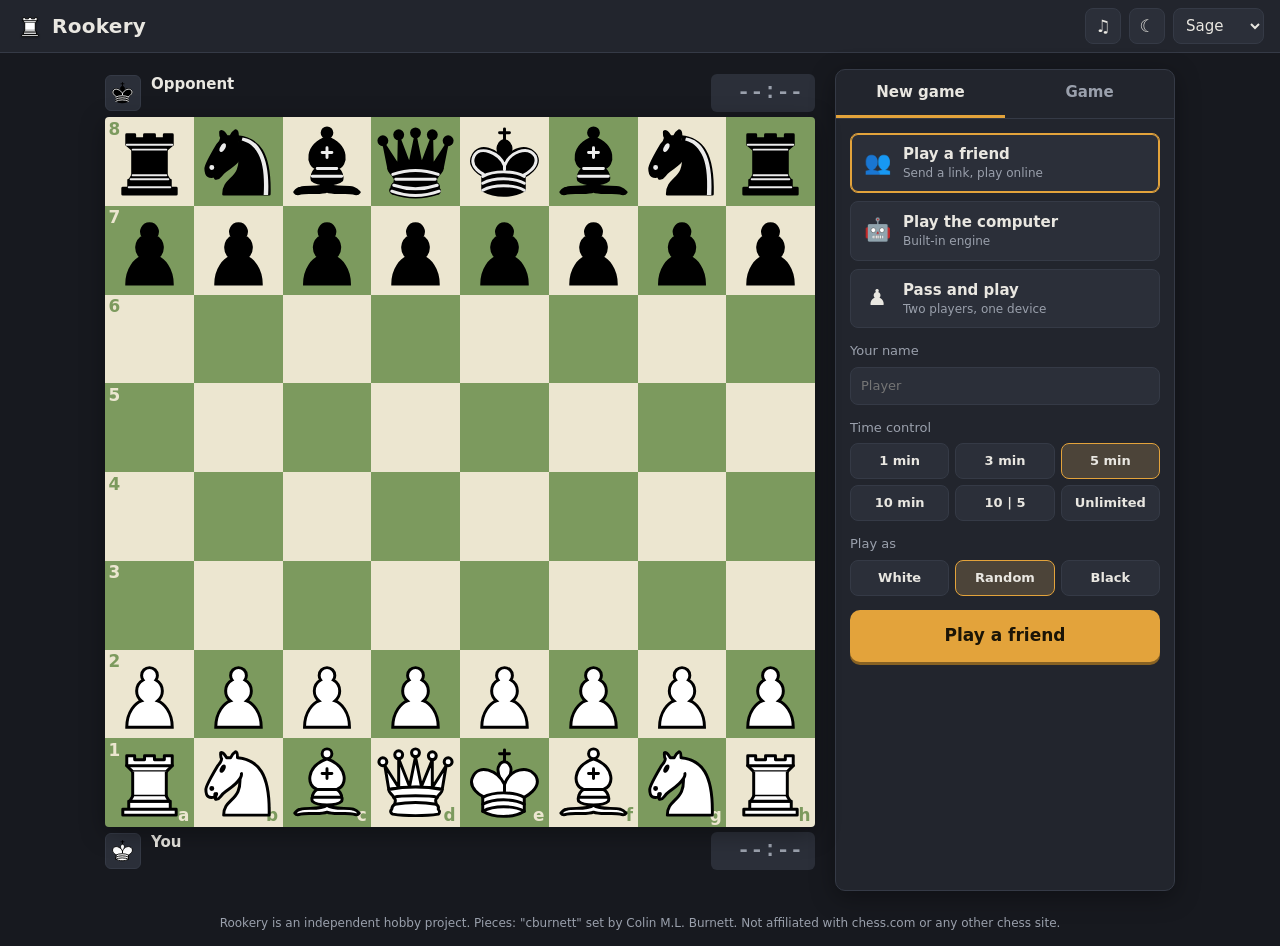
<file: index.html>
<!doctype html>
<html lang="en" data-theme="dark">
<head>
  <meta charset="utf-8">
  <meta name="viewport" content="width=device-width, initial-scale=1, viewport-fit=cover">
  <title>Rookery - play chess with friends</title>
  <meta name="description" content="Play chess online with a friend (peer-to-peer), pass-and-play, or against the computer.">
  <link rel="icon" href="pieces/wN.svg" type="image/svg+xml">
  <link rel="stylesheet" href="css/style.css">
  <!-- PeerJS (MIT) vendored, pinned to 1.5.4. Exposes window.Peer. -->
  <script src="vendor/peerjs.min.js" defer></script>
  <script type="module" src="js/main.js"></script>
</head>
<body>
  <header class="topbar">
    <a class="brand" href="./" title="Rookery home">
      <img src="pieces/wR.svg" alt="" width="28" height="28">
      <span>Rookery</span>
    </a>
    <div class="topbar-actions">
      <button id="btnSound" class="icon-btn" title="Toggle sound" aria-label="Toggle sound"></button>
      <button id="btnTheme" class="icon-btn" title="Toggle light/dark theme" aria-label="Toggle theme"></button>
      <select id="boardTheme" class="select" title="Board colors" aria-label="Board colors">
        <option value="sage">Sage</option>
        <option value="ocean">Ocean</option>
        <option value="walnut">Walnut</option>
        <option value="slate">Slate</option>
      </select>
    </div>
  </header>

  <main class="layout">
    <section class="board-col">
      <div class="player-bar" id="barTop">
        <div class="player-info">
          <div class="avatar" data-avatar></div>
          <div class="player-text">
            <div class="player-name" data-name>Opponent</div>
            <div class="captured" data-captured></div>
          </div>
        </div>
        <div class="clock" data-clock>--:--</div>
      </div>

      <div class="board-wrap">
        <div id="board" class="board" aria-label="Chess board"></div>
        <div id="boardOverlay" class="board-overlay hidden"></div>
      </div>

      <div class="player-bar" id="barBottom">
        <div class="player-info">
          <div class="avatar" data-avatar></div>
          <div class="player-text">
            <div class="player-name" data-name>You</div>
            <div class="captured" data-captured></div>
          </div>
        </div>
        <div class="clock" data-clock>--:--</div>
      </div>
    </section>

    <aside class="side-col">
      <nav class="tabs" role="tablist">
        <button class="tab active" data-tab="new" role="tab">New game</button>
        <button class="tab" data-tab="game" role="tab">Game</button>
      </nav>

      <!-- New game panel -->
      <div class="panel" id="panelNew">
        <div class="mode-list">
          <button class="mode-btn active" data-mode="online">
            <span class="mode-icon">&#128101;</span>
            <span><strong>Play a friend</strong><small>Send a link, play online</small></span>
          </button>
          <button class="mode-btn" data-mode="computer">
            <span class="mode-icon">&#129302;</span>
            <span><strong>Play the computer</strong><small>Built-in engine</small></span>
          </button>
          <button class="mode-btn" data-mode="local">
            <span class="mode-icon">&#9823;</span>
            <span><strong>Pass and play</strong><small>Two players, one device</small></span>
          </button>
        </div>

        <label class="field">
          <span>Your name</span>
          <input id="inpName" type="text" maxlength="24" placeholder="Player" autocomplete="nickname">
        </label>

        <div class="field">
          <span>Time control</span>
          <div class="tc-grid" id="tcGrid">
            <button data-tc="1+0">1 min</button>
            <button data-tc="3+0">3 min</button>
            <button data-tc="5+0">5 min</button>
            <button data-tc="10+0">10 min</button>
            <button data-tc="10+5">10 | 5</button>
            <button data-tc="none">Unlimited</button>
          </div>
        </div>

        <div class="field" id="fieldColor">
          <span>Play as</span>
          <div class="seg" id="segColor">
            <button data-color="w">White</button>
            <button data-color="random">Random</button>
            <button data-color="b">Black</button>
          </div>
        </div>

        <div class="field hidden" id="fieldLevel">
          <span>Computer level</span>
          <div class="seg" id="segLevel">
            <button data-level="1">Easy</button>
            <button data-level="2">Medium</button>
            <button data-level="3">Hard</button>
            <button data-level="4">Expert</button>
          </div>
        </div>

        <button id="btnStart" class="btn-primary">Play a friend</button>

        <div id="sharePanel" class="share hidden">
          <p class="share-status" id="shareStatus">Creating room...</p>
          <div class="share-row">
            <input id="shareLink" type="text" readonly aria-label="Invite link">
            <button id="btnCopy" class="btn">Copy</button>
          </div>
          <p class="hint">Send this link to your friend. The game starts when they open it.</p>
          <button id="btnCancelRoom" class="btn btn-ghost">Cancel</button>
        </div>
      </div>

      <!-- Game panel -->
      <div class="panel hidden" id="panelGame">
        <div class="status-line" id="statusLine">No game in progress</div>
        <div class="conn-line hidden" id="connLine"></div>
        <div class="moves" id="moveList" aria-label="Move list"></div>
        <div class="nav-row">
          <button class="btn" data-nav="start" title="First move">&#x23EE;</button>
          <button class="btn" data-nav="prev" title="Previous move">&#x25C0;</button>
          <button class="btn" data-nav="next" title="Next move">&#x25B6;</button>
          <button class="btn" data-nav="end" title="Latest move">&#x23ED;</button>
          <button class="btn" id="btnFlip" title="Flip board">&#x21C5;</button>
        </div>
        <div class="offer hidden" id="offerBox">
          <span id="offerText"></span>
          <div>
            <button class="btn btn-primary-sm" id="btnOfferYes">Accept</button>
            <button class="btn" id="btnOfferNo">Decline</button>
          </div>
        </div>
        <div class="action-row">
          <button class="btn" id="btnDraw">&#189; Draw</button>
          <button class="btn" id="btnResign">&#9873; Resign</button>
          <button class="btn hidden" id="btnRematch">&#8635; Rematch</button>
          <button class="btn hidden" id="btnNewGame">New game</button>
        </div>
      </div>
    </aside>
  </main>

  <div id="modal" class="modal hidden" role="dialog" aria-modal="true">
    <div class="modal-card">
      <h2 id="modalTitle"></h2>
      <p id="modalText"></p>
      <div class="modal-actions" id="modalActions"></div>
    </div>
  </div>

  <div id="toast" class="toast hidden" role="status" aria-live="polite"></div>

  <footer class="footer">
    Rookery is an independent hobby project. Pieces: "cburnett" set by Colin M.L. Burnett. Not affiliated with chess.com or any other chess site.
  </footer>
</body>
</html>
</file>
<file: css/style.css>
/* Rookery - original styles. Colors are defined as tokens so the light/dark
   theme and the board palettes can be swapped with a single attribute. */

:root {
  --bg: #17191f;
  --bg-elev: #22252d;
  --bg-elev-2: #2b2f39;
  --border: #353a46;
  --text: #e9e7e1;
  --text-dim: #9aa0ac;
  --accent: #e3a33b;        /* warm amber primary */
  --accent-hover: #f0b553;
  --accent-text: #1b1406;
  --danger: #e05a4f;
  --ok: #5cbf7a;
  --clock-active: #f3f1ea;
  --clock-active-text: #17191f;
  --shadow: 0 6px 24px rgba(0, 0, 0, .35);

  /* board palette (sage is default) */
  --sq-light: #ece6d0;
  --sq-dark: #7c9a5e;
  --sq-last: rgba(240, 214, 90, .55);
  --sq-select: rgba(240, 200, 60, .65);
  --dot: rgba(20, 30, 20, .28);

  --board-size: min(calc(100vw - 32px), calc(100dvh - 190px), 760px);
  --radius: 10px;
  color-scheme: dark;
}

:root[data-theme="light"] {
  --bg: #f1efe9;
  --bg-elev: #ffffff;
  --bg-elev-2: #ebe8df;
  --border: #d8d3c7;
  --text: #22232a;
  --text-dim: #6b6f78;
  --accent: #c9821c;
  --accent-hover: #b37217;
  --accent-text: #ffffff;
  --clock-active: #22232a;
  --clock-active-text: #ffffff;
  --shadow: 0 6px 24px rgba(0, 0, 0, .12);
  color-scheme: light;
}

:root[data-board="ocean"]  { --sq-light: #e3e9ee; --sq-dark: #6b8cab; }
:root[data-board="walnut"] { --sq-light: #edd6b0; --sq-dark: #b07f52; }
:root[data-board="slate"]  { --sq-light: #d4d7dd; --sq-dark: #6f7684; }

* { box-sizing: border-box; }
html, body { margin: 0; }
body {
  background: var(--bg);
  color: var(--text);
  font: 15px/1.4 system-ui, -apple-system, "Segoe UI", Roboto, Ubuntu, sans-serif;
  min-height: 100dvh;
  display: flex;
  flex-direction: column;
}
button, input, select { font: inherit; color: inherit; }
button { cursor: pointer; }
.hidden { display: none !important; }

/* ---------- top bar ---------- */
.topbar {
  display: flex; align-items: center; justify-content: space-between;
  padding: 8px 16px; background: var(--bg-elev); border-bottom: 1px solid var(--border);
}
.brand { display: flex; align-items: center; gap: 8px; color: var(--text); text-decoration: none;
  font-weight: 800; font-size: 20px; letter-spacing: .3px; }
.brand img { filter: drop-shadow(0 1px 1px rgba(0,0,0,.4)); }
.topbar-actions { display: flex; gap: 8px; align-items: center; }
.icon-btn { width: 36px; height: 36px; border-radius: 8px; border: 1px solid var(--border);
  background: var(--bg-elev-2); font-size: 17px; line-height: 1; }
.icon-btn:hover { border-color: var(--accent); }
.select { height: 36px; border-radius: 8px; border: 1px solid var(--border); background: var(--bg-elev-2); padding: 0 8px; }

/* ---------- layout ---------- */
.layout {
  flex: 1; display: flex; gap: 20px; justify-content: center; align-items: flex-start;
  padding: 16px;
}
.board-col { width: var(--board-size); flex: none; }
.side-col {
  width: 340px; flex: none; background: var(--bg-elev); border: 1px solid var(--border);
  border-radius: var(--radius); box-shadow: var(--shadow); overflow: hidden;
  display: flex; flex-direction: column;
  height: calc(var(--board-size) + 112px);
}
@media (max-width: 900px) {
  .layout { flex-direction: column; align-items: center; padding: 8px 16px 16px; gap: 12px; }
  :root { --board-size: min(calc(100vw - 32px), 640px); }
  .side-col { width: var(--board-size); height: auto; min-height: 320px; }
}

/* ---------- player bars ---------- */
.player-bar { display: flex; align-items: center; justify-content: space-between; height: 48px; gap: 8px; padding: 4px 0; }
.player-info { display: flex; align-items: center; gap: 10px; min-width: 0; }
.avatar { width: 36px; height: 36px; border-radius: 6px; background: var(--bg-elev-2);
  border: 1px solid var(--border); background-size: 80%; background-position: center; background-repeat: no-repeat; flex: none; }
.player-text { min-width: 0; }
.player-name { font-weight: 650; white-space: nowrap; overflow: hidden; text-overflow: ellipsis; }
.player-name .tag { font-weight: 500; font-size: 12px; color: var(--text-dim); margin-left: 6px; }
.captured { display: flex; align-items: center; height: 18px; font-size: 12px; color: var(--text-dim); }
.captured img { width: 18px; height: 18px; margin-right: -6px; }
.captured .grp { display: inline-flex; margin-right: 10px; }
.captured .adv { margin-left: 4px; font-weight: 600; }
.clock {
  font: 600 22px/1 ui-monospace, "SF Mono", Consolas, monospace; font-variant-numeric: tabular-nums;
  padding: 8px 12px; border-radius: 6px; min-width: 104px; text-align: right;
  background: var(--bg-elev-2); color: var(--text-dim); transition: background .15s, color .15s;
}
.clock.active { background: var(--clock-active); color: var(--clock-active-text); }
.clock.low.active { background: var(--danger); color: #fff; }
.clock.flagged { background: var(--danger); color: #fff; }

/* ---------- board ---------- */
.board-wrap { position: relative; width: var(--board-size); height: var(--board-size); }
.board {
  position: relative; width: 100%; height: 100%;
  display: grid; grid-template-columns: repeat(8, 1fr); grid-template-rows: repeat(8, 1fr);
  border-radius: 4px; overflow: hidden; box-shadow: var(--shadow);
  touch-action: none; user-select: none; -webkit-user-select: none;
}
.sq { position: relative; }
.sq.light { background: var(--sq-light); }
.sq.dark { background: var(--sq-dark); }
.sq.last::before, .sq.selected::before { content: ""; position: absolute; inset: 0; }
.sq.last::before { background: var(--sq-last); }
.sq.selected::before { background: var(--sq-select); }
.sq.check { background-image: radial-gradient(circle, rgba(255, 40, 30, .95) 0%, rgba(230, 30, 20, .6) 35%, rgba(200, 0, 0, 0) 72%); }
.sq.hover { box-shadow: inset 0 0 0 4px rgba(255, 255, 255, .65); }
.sq .piece {
  position: absolute; inset: 0; width: 100%; height: 100%; pointer-events: none;
  -webkit-user-drag: none;
}
.sq.dragging-from .piece { opacity: .3; }
.sq.move::after {      /* legal move dot */
  content: ""; position: absolute; left: 50%; top: 50%; width: 30%; height: 30%;
  transform: translate(-50%, -50%); border-radius: 50%; background: var(--dot); pointer-events: none;
}
.sq.capture::after {   /* legal capture ring */
  content: ""; position: absolute; inset: 0; border-radius: 50%;
  box-shadow: inset 0 0 0 calc(var(--board-size) / 8 * .09) var(--dot); pointer-events: none;
}
.coord { position: absolute; font-size: calc(var(--board-size) / 8 * .19); font-weight: 700; pointer-events: none; line-height: 1; }
.coord.rank { left: 4%; top: 4%; }
.coord.file { right: 5%; bottom: 3%; }
.sq.light .coord { color: var(--sq-dark); }
.sq.dark .coord { color: var(--sq-light); }
.board.interactive .sq.mine { cursor: grab; }
.drag-ghost {
  position: fixed; pointer-events: none; z-index: 50; width: calc(var(--board-size) / 8); height: calc(var(--board-size) / 8);
  transform: translate(-50%, -50%) scale(1.08); filter: drop-shadow(0 6px 6px rgba(0,0,0,.35));
}

.board-overlay {
  position: absolute; inset: 0; z-index: 20; background: rgba(0, 0, 0, .45);
  display: flex; align-items: center; justify-content: center; border-radius: 4px;
}
.promo {
  position: absolute; display: flex; flex-direction: column; background: var(--bg-elev);
  border-radius: 6px; box-shadow: var(--shadow); overflow: hidden; width: calc(var(--board-size) / 8);
}
.promo button { border: 0; background: transparent; width: 100%; aspect-ratio: 1; padding: 6%; }
.promo button:hover { background: var(--accent); }
.promo button img { width: 100%; height: 100%; display: block; }
.promo .promo-cancel { aspect-ratio: auto; padding: 4px; font-size: 13px; color: var(--text-dim); background: var(--bg-elev-2); }

/* ---------- side panel ---------- */
.tabs { display: flex; border-bottom: 1px solid var(--border); }
.tab { flex: 1; padding: 12px; border: 0; background: transparent; color: var(--text-dim); font-weight: 650;
  border-bottom: 3px solid transparent; }
.tab.active { color: var(--text); border-bottom-color: var(--accent); }
.panel { padding: 14px; display: flex; flex-direction: column; gap: 14px; flex: 1; min-height: 0; overflow: auto; }
.mode-list { display: flex; flex-direction: column; gap: 8px; }
.mode-btn { display: flex; align-items: center; gap: 12px; text-align: left; padding: 10px 12px;
  border-radius: 8px; border: 1px solid var(--border); background: var(--bg-elev-2); }
.mode-btn small { display: block; color: var(--text-dim); font-size: 12px; }
.mode-btn.active { border-color: var(--accent); box-shadow: inset 0 0 0 1px var(--accent); }
.mode-icon { font-size: 22px; width: 28px; text-align: center; }
.field { display: flex; flex-direction: column; gap: 6px; font-size: 13px; color: var(--text-dim); }
.field input { padding: 9px 10px; border-radius: 8px; border: 1px solid var(--border); background: var(--bg-elev-2); color: var(--text); }
.tc-grid { display: grid; grid-template-columns: repeat(3, 1fr); gap: 6px; }
.tc-grid button, .seg button {
  padding: 8px 4px; border-radius: 8px; border: 1px solid var(--border); background: var(--bg-elev-2); font-weight: 600; color: var(--text);
}
.tc-grid button.active, .seg button.active { border-color: var(--accent); background: color-mix(in srgb, var(--accent) 18%, var(--bg-elev-2)); }
.seg { display: flex; gap: 6px; }
.seg button { flex: 1; }
.btn-primary { padding: 14px; border-radius: 10px; border: 0; background: var(--accent); color: var(--accent-text);
  font-weight: 800; font-size: 17px; box-shadow: 0 3px 0 color-mix(in srgb, var(--accent) 60%, #000); }
.btn-primary:hover { background: var(--accent-hover); }
.btn-primary:active { transform: translateY(2px); box-shadow: 0 1px 0 color-mix(in srgb, var(--accent) 60%, #000); }
.btn { padding: 8px 12px; border-radius: 8px; border: 1px solid var(--border); background: var(--bg-elev-2); font-weight: 600; }
.btn:hover:not(:disabled) { border-color: var(--accent); }
.btn:disabled { opacity: .45; cursor: default; }
.btn-ghost { background: transparent; }
.btn-primary-sm { background: var(--accent); color: var(--accent-text); border-color: var(--accent); }
.share { display: flex; flex-direction: column; gap: 8px; padding: 12px; border-radius: 8px; background: var(--bg-elev-2); border: 1px dashed var(--border); }
.share-status { margin: 0; font-weight: 650; }
.share-row { display: flex; gap: 6px; }
.share-row input { flex: 1; min-width: 0; padding: 8px; border-radius: 6px; border: 1px solid var(--border); background: var(--bg); color: var(--text); font-size: 13px; }
.hint { margin: 0; font-size: 12px; color: var(--text-dim); }

.status-line { font-weight: 700; }
.conn-line { font-size: 13px; padding: 6px 10px; border-radius: 6px; background: var(--bg-elev-2); }
.conn-line.ok { color: var(--ok); }
.conn-line.bad { color: var(--danger); }
.moves { flex: 1; min-height: 120px; overflow-y: auto; background: var(--bg-elev-2); border-radius: 8px; padding: 4px 0;
  font-variant-numeric: tabular-nums; }
.move-row { display: grid; grid-template-columns: 44px 1fr 1fr; padding: 2px 8px; }
.move-row:nth-child(even) { background: color-mix(in srgb, var(--bg) 25%, transparent); }
.move-no { color: var(--text-dim); }
.mv { padding: 1px 6px; border-radius: 4px; cursor: pointer; font-weight: 600; }
.mv:hover { background: var(--border); }
.mv.current { background: color-mix(in srgb, var(--accent) 35%, transparent); }
.nav-row, .action-row { display: flex; gap: 6px; }
.nav-row .btn, .action-row .btn { flex: 1; }
.offer { display: flex; align-items: center; justify-content: space-between; gap: 8px; padding: 8px 10px;
  border-radius: 8px; background: color-mix(in srgb, var(--accent) 15%, var(--bg-elev-2)); font-weight: 600; }

/* ---------- modal & toast ---------- */
.modal { position: fixed; inset: 0; background: rgba(0, 0, 0, .55); display: flex; align-items: center; justify-content: center; z-index: 100; padding: 16px; }
.modal-card { background: var(--bg-elev); border: 1px solid var(--border); border-radius: 14px; padding: 22px; width: min(360px, 100%);
  text-align: center; box-shadow: var(--shadow); }
.modal-card h2 { margin: 0 0 6px; }
.modal-card p { margin: 0 0 18px; color: var(--text-dim); }
.modal-actions { display: flex; flex-direction: column; gap: 8px; }
.toast { position: fixed; left: 50%; bottom: 24px; transform: translateX(-50%); background: var(--bg-elev-2); color: var(--text);
  border: 1px solid var(--border); padding: 10px 16px; border-radius: 10px; box-shadow: var(--shadow); z-index: 120; max-width: calc(100vw - 32px); }
.footer { text-align: center; font-size: 12px; color: var(--text-dim); padding: 8px 16px 14px; }

@media (max-width: 480px) {
  .player-bar { height: 44px; }
  .clock { font-size: 18px; min-width: 84px; padding: 7px 9px; }
  .avatar { width: 30px; height: 30px; }
  .brand span { font-size: 18px; }
  .select { max-width: 92px; }
}
</file>
